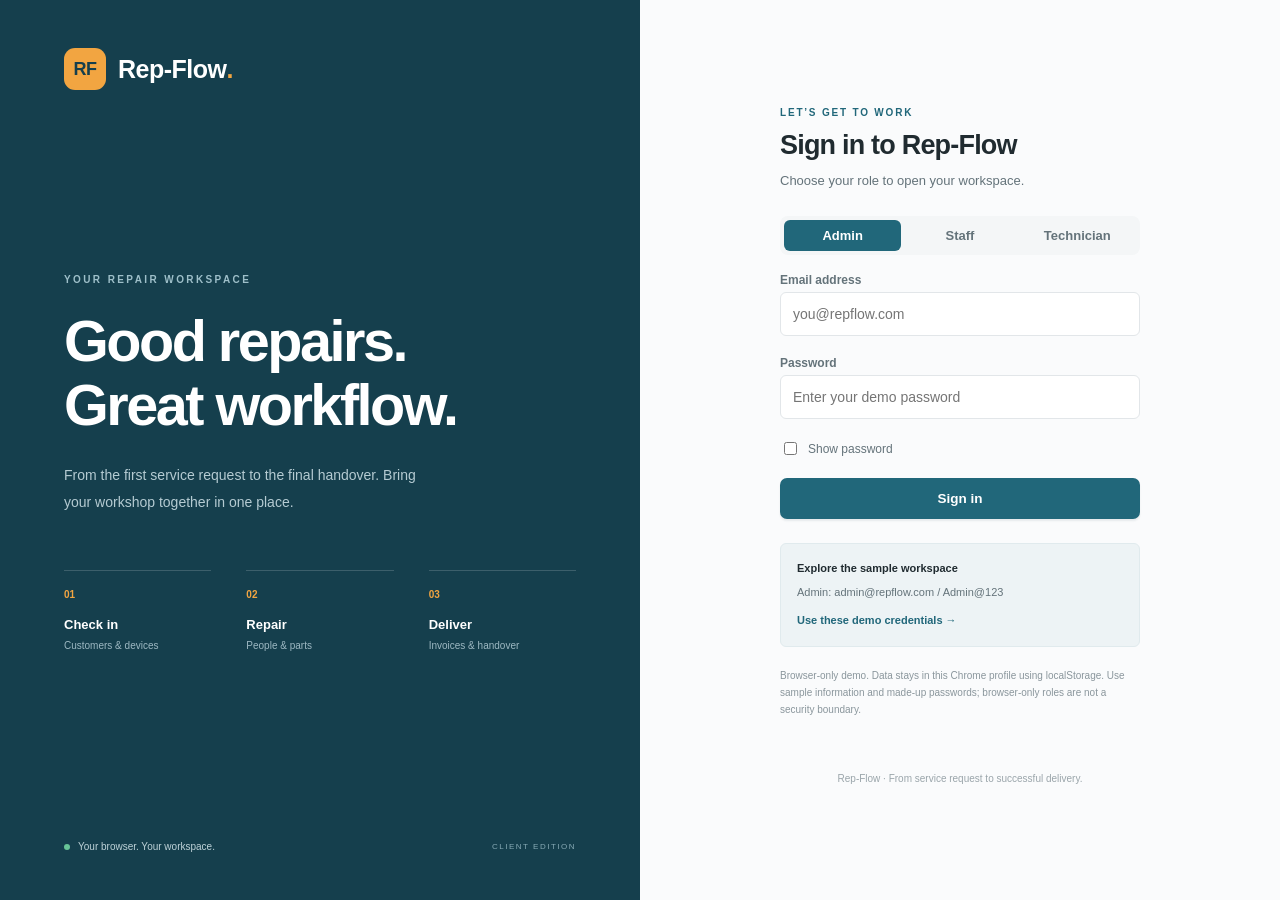
<file: index.html>
<!DOCTYPE html>
<html lang="en">
<head>
<meta charset="UTF-8">
<meta name="viewport" content="width=device-width, initial-scale=1">
<meta name="theme-color" content="#164a5c">
<meta name="description" content="Rep-Flow browser-local repair workshop management: tickets, inventory, customers and billing.">
<title>Rep-Flow — Sign in</title>
<link rel="icon" href="assets/favicon.svg" type="image/svg+xml">
<link rel="stylesheet" href="css/style.css">
</head>
<body>
<main class="login-layout">
  <section class="login-story" aria-label="About Rep-Flow">
    <a class="login-logo" href="index.html"><span class="logo-mark">RF</span> Rep-Flow<span class="brand-dot">.</span></a>
    <div class="login-pitch"><div class="eyebrow">YOUR REPAIR WORKSPACE</div><h1>Good repairs.<br>Great workflow.</h1><p>From the first service request to the final handover. Bring your workshop together in one place.</p>
    <div class="login-journey"><div><span>01</span><b>Check in</b><p>Customers & devices</p></div><div><span>02</span><b>Repair</b><p>People & parts</p></div><div><span>03</span><b>Deliver</b><p>Invoices & handover</p></div></div></div>
    <div class="login-bottom"><span class="local-indicator"><i></i> Your browser. Your workspace.</span><span>CLIENT EDITION</span></div>
  </section>
  <section class="login-panel"><div class="auth-card"><div class="auth-brand"><div class="eyebrow">LET’S GET TO WORK</div><h2>Sign in to Rep-Flow</h2><p class="muted">Choose your role to open your workspace.</p></div>
    <div class="role-tabs" id="roleTabs" aria-label="Account role"><button type="button" data-role="admin" class="active" aria-pressed="true">Admin</button><button type="button" data-role="staff" aria-pressed="false">Staff</button><button type="button" data-role="technician" aria-pressed="false">Technician</button></div>
    <div class="auth-error" id="loginError" role="alert"></div>
    <form id="loginForm"><div class="field"><label for="email">Email address</label><input type="email" id="email" name="email" required autocomplete="username" placeholder="you@repflow.com"></div><div class="field"><label for="password">Password</label><input type="password" id="password" name="password" required autocomplete="current-password" placeholder="Enter your demo password"></div><label class="show-password"><input id="showPassword" type="checkbox"> Show password</label><button type="submit" class="btn btn-primary btn-block" id="loginBtn" disabled>Preparing workspace…</button></form>
    <div class="demo-hint"><b>Explore the sample workspace</b><div id="demoHint">Admin: admin@repflow.com / Admin@123</div><button type="button" class="text-link" id="fillDemo">Use these demo credentials →</button></div>
    <p class="auth-footnote">Browser-only demo. Data stays in this Chrome profile using localStorage. Use sample information and made-up passwords; browser-only roles are not a security boundary.</p><noscript><p>Enable JavaScript to use Rep-Flow.</p></noscript>
  </div><p class="login-credit">Rep-Flow · From service request to successful delivery.</p></section>
</main>
<script src="js/storage.js" defer></script>
<script src="js/utils.js" defer></script>
<script src="js/auth.js" defer></script>
<script src="js/seed.js" defer></script>
<script src="js/login.js" defer></script>
</body>
</html>
</file>
<file: css/style.css>
:root {
  --brand: #1e5f74;
  --brand-dark: #164a5c;
  --brand-light: #e8f2f4;
  --accent: #f2a541;
  --bg: #f5f7f8;
  --surface: #ffffff;
  --border: #e2e6e9;
  --text: #202b30;
  --text-muted: #64737a;
  --success: #2e8b57;
  --success-bg: #e6f4ea;
  --warning: #b8860b;
  --warning-bg: #fdf3dc;
  --danger: #c0392b;
  --danger-bg: #fbe9e7;
  --info: #2d6ca2;
  --info-bg: #e5f0fa;
  --radius: 10px;
  --radius-sm: 6px;
  --shadow: 0 1px 3px rgba(20, 30, 35, 0.08), 0 1px 2px rgba(20, 30, 35, 0.06);
  --shadow-md: 0 4px 14px rgba(20, 30, 35, 0.10);
  --sidebar-w: 230px;
}

* { box-sizing: border-box; }

html, body {
  margin: 0; padding: 0;
  font-family: 'Segoe UI', Roboto, Inter, Arial, sans-serif;
  background: var(--bg);
  color: var(--text);
  font-size: 14.5px;
}

a { color: inherit; text-decoration: none; }
h1, h2, h3, h4 { margin: 0 0 6px 0; font-weight: 600; }
p { margin: 0 0 8px 0; }

/* ---------- Auth / Login page ---------- */
.auth-wrap {
  min-height: 100vh;
  display: flex;
  align-items: center;
  justify-content: center;
  background: linear-gradient(135deg, var(--brand-dark), var(--brand) 60%, #2c7a92);
  padding: 20px;
}
.auth-card {
  background: var(--surface);
  border-radius: 14px;
  width: 100%;
  max-width: 380px;
  padding: 36px 32px 28px;
  box-shadow: var(--shadow-md);
}
.auth-brand { text-align: center; margin-bottom: 22px; }
.auth-brand .logo-mark {
  width: 54px; height: 54px; margin: 0 auto 10px;
  background: var(--brand);
  border-radius: 14px;
  display: flex; align-items: center; justify-content: center;
  color: #fff; font-weight: 700; font-size: 22px;
}
.auth-brand h1 { font-size: 22px; color: var(--brand-dark); letter-spacing: 0.3px; }
.auth-brand .tagline { color: var(--text-muted); font-size: 12.5px; }
.role-tabs {
  display: flex; background: var(--bg); border-radius: 8px; padding: 4px; margin-bottom: 18px;
}
.role-tabs button {
  flex: 1; border: none; background: transparent; padding: 8px 4px; border-radius: 6px;
  font-size: 13px; font-weight: 600; color: var(--text-muted); cursor: pointer;
}
.role-tabs button.active { background: var(--brand); color: #fff; }
.field { margin-bottom: 14px; }
.field label { display: block; font-size: 12.5px; font-weight: 600; margin-bottom: 5px; color: var(--text-muted); }
.field input, .field select, .field textarea {
  width: 100%; padding: 10px 12px; border: 1px solid var(--border); border-radius: var(--radius-sm);
  font-size: 14px; background: #fff; color: var(--text);
}
.field input:focus, .field select:focus, .field textarea:focus {
  outline: none; border-color: var(--brand); box-shadow: 0 0 0 3px var(--brand-light);
}
.btn {
  display: inline-flex; align-items: center; justify-content: center; gap: 6px;
  border: none; border-radius: var(--radius-sm); padding: 10px 16px; font-size: 13.5px;
  font-weight: 600; cursor: pointer; transition: background .15s, transform .05s;
}
.btn:active { transform: translateY(1px); }
.btn-primary { background: var(--brand); color: #fff; }
.btn-primary:hover { background: var(--brand-dark); }
.btn-accent { background: var(--accent); color: #3a2a08; }
.btn-accent:hover { filter: brightness(0.95); }
.btn-outline { background: #fff; color: var(--brand); border: 1px solid var(--brand); }
.btn-outline:hover { background: var(--brand-light); }
.btn-danger { background: var(--danger-bg); color: var(--danger); }
.btn-danger:hover { background: #f5d5cf; }
.btn-sm { padding: 6px 10px; font-size: 12.5px; }
.btn-block { width: 100%; }
.btn[disabled] { opacity: 0.55; cursor: not-allowed; }
.auth-error {
  background: var(--danger-bg); color: var(--danger); font-size: 12.5px;
  padding: 9px 11px; border-radius: var(--radius-sm); margin-bottom: 14px; display: none;
}
.demo-hint {
  margin-top: 16px; font-size: 11.5px; color: var(--text-muted);
  background: var(--bg); padding: 10px 12px; border-radius: var(--radius-sm); line-height: 1.6;
}
.demo-hint b { color: var(--text); }

/* ---------- App shell ---------- */
.app-shell { display: flex; min-height: 100vh; }
.sidebar {
  width: var(--sidebar-w); background: var(--brand-dark); color: #fff; flex-shrink: 0;
  display: flex; flex-direction: column; position: fixed; top: 0; bottom: 0; left: 0;
  transition: transform .2s ease; z-index: 40;
}
.sidebar .brand {
  display: flex; align-items: center; gap: 10px; padding: 18px 18px 14px;
  border-bottom: 1px solid rgba(255,255,255,0.12);
}
.sidebar .brand .logo-mark {
  width: 34px; height: 34px; background: var(--accent); border-radius: 8px;
  display: flex; align-items: center; justify-content: center; font-weight: 800; color: #3a2a08; font-size: 15px;
}
.sidebar .brand-text { line-height: 1.15; }
.sidebar .brand-text b { font-size: 15.5px; }
.sidebar .brand-text span { font-size: 10.5px; color: rgba(255,255,255,0.6); display: block; }
.nav-list { list-style: none; margin: 10px 0; padding: 0 10px; flex: 1; overflow-y: auto; }
.nav-list li { margin-bottom: 2px; }
.nav-list a {
  display: flex; align-items: center; gap: 10px; padding: 10px 12px; border-radius: 8px;
  font-size: 13.5px; color: rgba(255,255,255,0.82); font-weight: 500;
}
.nav-list a:hover { background: rgba(255,255,255,0.08); color: #fff; }
.nav-list a.active { background: var(--accent); color: #3a2a08; font-weight: 700; }
.nav-list .nav-icon { width: 18px; text-align: center; font-size: 14.5px; }
.sidebar-footer { padding: 12px; border-top: 1px solid rgba(255,255,255,0.12); }
.user-chip { display: flex; align-items: center; gap: 9px; padding: 8px; border-radius: 8px; background: rgba(255,255,255,0.06); margin-bottom: 8px; }
.user-chip .avatar {
  width: 30px; height: 30px; border-radius: 50%; background: var(--accent); color: #3a2a08;
  display: flex; align-items: center; justify-content: center; font-weight: 700; font-size: 12.5px; flex-shrink: 0;
}
.user-chip .who { line-height: 1.2; overflow: hidden; }
.user-chip .who b { font-size: 12.5px; display: block; white-space: nowrap; overflow: hidden; text-overflow: ellipsis; }
.user-chip .who span { font-size: 10.5px; color: rgba(255,255,255,0.6); text-transform: capitalize; }

.main-area { margin-left: var(--sidebar-w); flex: 1; min-width: 0; display: flex; flex-direction: column; }
.topbar {
  height: 58px; background: var(--surface); border-bottom: 1px solid var(--border);
  display: flex; align-items: center; justify-content: space-between; padding: 0 22px; position: sticky; top: 0; z-index: 20;
}
.topbar h2 { font-size: 17px; }
.topbar .top-right { display: flex; align-items: center; gap: 12px; }
.menu-toggle { display: none; background: none; border: none; font-size: 20px; cursor: pointer; color: var(--text); }
.page-body { padding: 22px; flex: 1; }

/* ---------- Cards / grids ---------- */
.stat-grid { display: grid; grid-template-columns: repeat(auto-fit, minmax(180px, 1fr)); gap: 14px; margin-bottom: 22px; }
.stat-card {
  background: var(--surface); border: 1px solid var(--border); border-radius: var(--radius);
  padding: 16px 18px; box-shadow: var(--shadow);
}
.stat-card .stat-label { font-size: 12px; color: var(--text-muted); font-weight: 600; text-transform: uppercase; letter-spacing: .4px; }
.stat-card .stat-value { font-size: 26px; font-weight: 700; margin-top: 4px; color: var(--brand-dark); }
.stat-card .stat-sub { font-size: 11.5px; color: var(--text-muted); margin-top: 2px; }
.stat-card.accent .stat-value { color: var(--accent); }
.stat-card.danger .stat-value { color: var(--danger); }
.stat-card.success .stat-value { color: var(--success); }

.card { background: var(--surface); border: 1px solid var(--border); border-radius: var(--radius); box-shadow: var(--shadow); }
.card-header {
  display: flex; align-items: center; justify-content: space-between; padding: 14px 18px; border-bottom: 1px solid var(--border);
}
.card-header h3 { font-size: 15px; }
.card-body { padding: 16px 18px; }
.two-col { display: grid; grid-template-columns: 1.4fr 1fr; gap: 16px; }

/* ---------- Technician workboard ---------- */
.workboard { display: flex; gap: 12px; overflow-x: auto; padding-bottom: 4px; }
.workboard-col {
  flex: 0 0 240px; background: var(--bg); border: 1px solid var(--border);
  border-radius: var(--radius); padding: 10px;
}
.workboard-col h4 {
  font-size: 12.5px; text-transform: uppercase; letter-spacing: .4px;
  color: var(--text-muted); display: flex; justify-content: space-between; align-items: center;
  margin-bottom: 10px;
}
.workboard-col h4 .count { background: var(--surface); border: 1px solid var(--border); border-radius: 999px; padding: 1px 8px; font-size: 11px; }
.workboard-card {
  background: var(--surface); border: 1px solid var(--border); border-radius: var(--radius-sm);
  padding: 10px 12px; margin-bottom: 8px; cursor: pointer; box-shadow: var(--shadow);
}
.workboard-card:hover { border-color: var(--brand); }
.workboard-card .wc-ticket { font-weight: 700; font-size: 13px; }
.workboard-card .wc-device { font-size: 12px; color: var(--text-muted); margin-top: 2px; }
.workboard-card .wc-due { font-size: 11px; margin-top: 6px; }
.workboard-empty { font-size: 12px; color: var(--text-muted); padding: 8px 0; }
.section-gap { margin-bottom: 18px; }

/* ---------- Tables ---------- */
.table-wrap { overflow-x: auto; }
table { width: 100%; border-collapse: collapse; font-size: 13.3px; }
thead th {
  text-align: left; font-size: 11.5px; text-transform: uppercase; letter-spacing: .3px;
  color: var(--text-muted); border-bottom: 2px solid var(--border); padding: 9px 12px; white-space: nowrap;
}
tbody td { padding: 10px 12px; border-bottom: 1px solid var(--border); vertical-align: middle; }
tbody tr:hover { background: var(--bg); }
tbody tr:last-child td { border-bottom: none; }
.table-actions { display: flex; gap: 6px; flex-wrap: wrap; }
.empty-row td { text-align: center; color: var(--text-muted); padding: 26px; }

/* ---------- Badges / pills ---------- */
.pill { display: inline-block; padding: 3px 10px; border-radius: 999px; font-size: 11px; font-weight: 700; white-space: nowrap; }
.pill-Received, .pill-Assigned, .pill-Pending { background: var(--warning-bg); color: var(--warning); }
.pill-Inspection, .pill-Diagnosis, .pill-Diagnosing, .pill-Testing { background: var(--info-bg); color: var(--info); }
.pill-Waiting-for-Approval, .pill-Waiting-for-Parts { background: #fdf3dc; color: #b8860b; }
.pill-Repairing, .pill-Repair-In-Progress { background: #fde9d8; color: #b6560f; }
.pill-Ready, .pill-Repair-Completed, .pill-Ready-for-Delivery, .pill-Partial { background: #eef1c9; color: #6b7d0a; }
.pill-Delivered, .pill-Paid, .pill-Active { background: var(--success-bg); color: var(--success); }
.pill-Cancelled, .pill-Inactive { background: var(--danger-bg); color: var(--danger); }
.pill-admin { background: #eee3fb; color: #6f2dbd; }
.pill-staff { background: var(--info-bg); color: var(--info); }
.pill-technician { background: #fde9d8; color: #b6560f; }

/* ---------- Forms / toolbar ---------- */
.toolbar { display: flex; align-items: center; gap: 10px; flex-wrap: wrap; margin-bottom: 16px; }
.toolbar .search-box { position: relative; flex: 1; min-width: 200px; max-width: 320px; }
.toolbar input[type=text], .toolbar select { padding: 9px 12px; border: 1px solid var(--border); border-radius: var(--radius-sm); font-size: 13.5px; width: 100%; background: #fff; }
.spacer { flex: 1; }
.form-grid { display: grid; grid-template-columns: 1fr 1fr; gap: 12px 14px; }
.form-grid .full { grid-column: 1 / -1; }
.form-actions { display: flex; justify-content: flex-end; gap: 8px; margin-top: 16px; }

/* ---------- Modal ---------- */
.modal-overlay {
  position: fixed; inset: 0; background: rgba(20, 30, 35, 0.5); display: none;
  align-items: flex-start; justify-content: center; z-index: 100; padding: 40px 16px; overflow-y: auto;
}
.modal-overlay.open { display: flex; }
.modal-box {
  background: var(--surface); border-radius: 12px; width: 100%; max-width: 560px; box-shadow: var(--shadow-md);
  animation: pop .15s ease;
}
.modal-box.wide { max-width: 760px; }
@keyframes pop { from { transform: scale(.97); opacity: 0; } to { transform: scale(1); opacity: 1; } }
.modal-head { display: flex; align-items: center; justify-content: space-between; padding: 16px 20px; border-bottom: 1px solid var(--border); }
.modal-head h3 { font-size: 16px; }
.modal-close { background: none; border: none; font-size: 20px; cursor: pointer; color: var(--text-muted); line-height: 1; }
.modal-body { padding: 18px 20px; max-height: 68vh; overflow-y: auto; }
.modal-foot { padding: 14px 20px; border-top: 1px solid var(--border); display: flex; justify-content: flex-end; gap: 8px; }

/* ---------- Status timeline ---------- */
.timeline { list-style: none; margin: 0; padding: 0; }
.timeline li { display: flex; gap: 12px; padding-bottom: 16px; position: relative; }
.timeline li:not(:last-child)::before {
  content: ''; position: absolute; left: 7px; top: 20px; bottom: -4px; width: 2px; background: var(--border);
}
.timeline .dot { width: 16px; height: 16px; border-radius: 50%; background: var(--brand); flex-shrink: 0; margin-top: 2px; border: 3px solid var(--brand-light); }
.timeline .tcontent b { font-size: 13px; }
.timeline .tcontent .tmeta { font-size: 11.5px; color: var(--text-muted); }
.timeline .tcontent .tnote { font-size: 12.5px; color: var(--text-muted); margin-top: 2px; }

/* ---------- Misc ---------- */
.muted { color: var(--text-muted); }
.text-right { text-align: right; }
.mt-0 { margin-top: 0; }
.toast-wrap { position: fixed; top: 18px; right: 18px; z-index: 200; display: flex; flex-direction: column; gap: 8px; }
.toast {
  background: var(--text); color: #fff; padding: 11px 16px; border-radius: 8px; font-size: 13px;
  box-shadow: var(--shadow-md); min-width: 220px; animation: slidein .18s ease;
}
.toast.success { background: var(--success); }
.toast.error { background: var(--danger); }
@keyframes slidein { from { transform: translateX(20px); opacity: 0; } to { transform: translateX(0); opacity: 1; } }
.loading-state, .empty-state { text-align: center; padding: 40px 20px; color: var(--text-muted); font-size: 13.5px; }
.low-stock-badge { background: var(--danger-bg); color: var(--danger); font-size: 11px; font-weight: 700; padding: 2px 8px; border-radius: 999px; }
.quick-actions { display: flex; gap: 10px; flex-wrap: wrap; }
.confirm-text { font-size: 13.5px; margin-bottom: 4px; }

/* Printable invoice */
.invoice-sheet { background: #fff; max-width: 720px; margin: 0 auto; padding: 30px; }
.invoice-head { display: flex; justify-content: space-between; align-items: flex-start; border-bottom: 3px solid var(--brand); padding-bottom: 14px; margin-bottom: 18px; }
.invoice-head .brand-block b { font-size: 20px; color: var(--brand-dark); }
.invoice-head .brand-block .tagline { font-size: 11px; color: var(--text-muted); }
.invoice-meta { text-align: right; font-size: 12.5px; }
.invoice-table { width: 100%; border-collapse: collapse; margin: 16px 0; }
.invoice-table th, .invoice-table td { border: 1px solid var(--border); padding: 8px 10px; font-size: 13px; text-align: left; }
.invoice-totals { width: 260px; margin-left: auto; font-size: 13.5px; }
.invoice-totals div { display: flex; justify-content: space-between; padding: 4px 0; }
.invoice-totals .grand { font-weight: 700; font-size: 15px; border-top: 2px solid var(--text); margin-top: 4px; padding-top: 8px; }

@media (max-width: 900px) {
  .two-col { grid-template-columns: 1fr; }
  .form-grid { grid-template-columns: 1fr; }
}
@media (max-width: 780px) {
  .sidebar { transform: translateX(-100%); }
  .sidebar.open { transform: translateX(0); }
  .main-area { margin-left: 0; }
  .menu-toggle { display: block; }
}
@media print {
  .sidebar, .topbar, .no-print { display: none !important; }
  .main-area { margin-left: 0 !important; }
  body { background: #fff; }
}

/* ---------- Topbar: global search + notifications ---------- */
.global-search { position: relative; max-width: 380px; flex: 1; }
.global-search input {
  width: 100%; padding: 8px 12px; border: 1px solid var(--border); border-radius: 8px; font-size: 13px;
}
.global-search-results {
  display: none; position: absolute; top: calc(100% + 4px); left: 0; right: 0;
  background: var(--surface); border: 1px solid var(--border); border-radius: 8px;
  box-shadow: var(--shadow-md); max-height: 360px; overflow-y: auto; z-index: 60;
}
.global-search-results.open { display: block; }
.search-group-title {
  font-size: 11px; text-transform: uppercase; letter-spacing: .4px; color: var(--text-muted);
  padding: 8px 12px 4px;
}
.search-result-item { display: block; padding: 7px 12px; font-size: 13px; color: var(--text); }
.search-result-item:hover { background: var(--brand-light); }

.notif-bell-wrap { position: relative; }
.notif-bell {
  position: relative; background: none; border: none; font-size: 17px; cursor: pointer;
  padding: 6px; border-radius: 8px; color: var(--text-muted);
}
.notif-bell:hover { background: var(--bg); }
.notif-dot { position: absolute; top: 4px; right: 4px; width: 8px; height: 8px; border-radius: 50%; background: var(--danger); }
.notif-dropdown {
  display: none; position: absolute; top: calc(100% + 6px); right: 0; width: 300px;
  background: var(--surface); border: 1px solid var(--border); border-radius: 10px;
  box-shadow: var(--shadow-md); z-index: 60; overflow: hidden;
}
.notif-dropdown.open { display: block; }
.notif-item { display: block; padding: 10px 14px; font-size: 12.5px; border-bottom: 1px solid var(--border); }
.notif-item:last-child { border-bottom: none; }
.notif-item:hover { background: var(--bg); }
.notif-item.notif-danger { border-left: 3px solid var(--danger); }
.notif-item.notif-warning { border-left: 3px solid var(--warning); }
.notif-item.notif-info { border-left: 3px solid var(--info); }
.notif-empty { padding: 16px; font-size: 12.5px; color: var(--text-muted); text-align: center; }

/* ---------- Tabs (ticket detail, etc.) ---------- */
.tab-bar { display: flex; gap: 2px; border-bottom: 1px solid var(--border); margin-bottom: 16px; overflow-x: auto; }
.tab-btn {
  background: none; border: none; padding: 9px 14px; font-size: 13px; font-weight: 600;
  color: var(--text-muted); cursor: pointer; border-bottom: 2px solid transparent; white-space: nowrap;
}
.tab-btn:hover { color: var(--text); }
.tab-btn.active { color: var(--brand); border-bottom-color: var(--brand); }
.tab-panel { display: none; }
.tab-panel.active { display: block; }

/* ---------- Checklist (accessories / handover) ---------- */
.checklist { display: flex; flex-wrap: wrap; gap: 8px 18px; }
.checklist label { display: flex; align-items: center; gap: 6px; font-size: 13px; cursor: pointer; }
.checklist input[type="checkbox"] { width: 16px; height: 16px; accent-color: var(--brand); }
.checklist-vertical { display: flex; flex-direction: column; gap: 10px; }
.checklist-vertical label { display: flex; align-items: center; gap: 8px; font-size: 13.5px; cursor: pointer; }
.checklist-vertical input[type="checkbox"] { width: 17px; height: 17px; accent-color: var(--brand); }

/* ---------- Photo gallery + lightbox ---------- */
.photo-section-label { font-size: 12px; text-transform: uppercase; letter-spacing: .4px; color: var(--text-muted); margin: 14px 0 8px; font-weight: 700; }
.photo-grid { display: grid; grid-template-columns: repeat(auto-fill, minmax(120px, 1fr)); gap: 10px; }
.photo-thumb { position: relative; border-radius: var(--radius-sm); overflow: hidden; border: 1px solid var(--border); aspect-ratio: 1; background: var(--bg); cursor: pointer; }
.photo-thumb img { width: 100%; height: 100%; object-fit: cover; display: block; }
.photo-thumb .photo-caption { position: absolute; bottom: 0; left: 0; right: 0; background: rgba(0,0,0,.55); color: #fff; font-size: 10.5px; padding: 3px 6px; }
.photo-thumb .photo-remove {
  position: absolute; top: 4px; right: 4px; background: rgba(0,0,0,.6); color: #fff; border: none;
  width: 20px; height: 20px; border-radius: 50%; font-size: 13px; line-height: 1; cursor: pointer;
}
.photo-upload-box {
  border: 2px dashed var(--border); border-radius: var(--radius-sm); padding: 14px;
  text-align: center; color: var(--text-muted); font-size: 12.5px;
}
.photo-upload-box input[type="file"] { margin-top: 8px; font-size: 12px; }
.lightbox-overlay {
  display: none; position: fixed; inset: 0; background: rgba(15,20,22,.85); z-index: 300;
  align-items: center; justify-content: center; padding: 30px;
}
.lightbox-overlay.open { display: flex; }
.lightbox-overlay img { max-width: 100%; max-height: 85vh; border-radius: 8px; }
.lightbox-close { position: absolute; top: 20px; right: 24px; background: none; border: none; color: #fff; font-size: 30px; cursor: pointer; }
.lightbox-caption { position: absolute; bottom: 24px; left: 0; right: 0; text-align: center; color: #fff; font-size: 13px; }

/* ---------- Ticket wizard (new ticket modal) ---------- */
.wizard-steps { display: flex; gap: 8px; margin-bottom: 14px; font-size: 12px; color: var(--text-muted); }
.wizard-steps span.current { color: var(--brand); font-weight: 700; }
.customer-mode-toggle { display: flex; gap: 8px; margin-bottom: 12px; }
.customer-mode-toggle button { flex: 1; padding: 8px; border: 1px solid var(--border); background: var(--bg); border-radius: 8px; cursor: pointer; font-size: 12.5px; font-weight: 600; }
.customer-mode-toggle button.active { background: var(--brand); color: #fff; border-color: var(--brand); }

/* ---------- Handover checklist progress ---------- */
.handover-progress { font-size: 12.5px; color: var(--text-muted); margin-bottom: 12px; }
.handover-progress b { color: var(--text); }

/* Completed client edition: shared interface, responsiveness and print isolation. */
:root{--sidebar-w:236px;--brand:#21677a;--brand-dark:#153f4d;--bg:#f4f6f7;--radius:12px}
[hidden]{display:none!important}button,input,select,textarea{font:inherit}button,a,input,select,textarea{touch-action:manipulation}button:focus-visible,a:focus-visible{outline:3px solid #f2a541;outline-offset:3px}button{font-family:inherit}a:hover.text-link{text-decoration:underline}.icon{width:19px;height:19px;flex-shrink:0;vertical-align:middle}.skip-link{position:fixed;top:-60px;left:250px;background:white;padding:10px;z-index:500}.skip-link:focus{top:8px}
.page-body{padding:32px;max-width:1640px;width:100%;margin:0 auto}.page-heading{display:flex;align-items:center;justify-content:space-between;gap:18px;margin-bottom:27px}.page-heading h1{font-size:29px;letter-spacing:-.8px;margin:7px 0 8px;font-weight:700}.page-heading p{color:var(--text-muted);line-height:1.6;margin:0}.eyebrow{font-size:10px;letter-spacing:1.8px;color:var(--brand);font-weight:750;line-height:1.5}.heading-actions{display:flex;gap:8px;flex-wrap:wrap;flex-shrink:0}.btn{min-height:36px;border-radius:7px}.btn-primary{box-shadow:0 2px 2px #163a4b16}.stat-grid{gap:18px;margin-bottom:26px}.stat-card{padding:22px;box-shadow:none}.stat-card .stat-label{font-size:10px;letter-spacing:1px}.stat-card .stat-value{font-size:32px;margin:9px 0 5px;letter-spacing:-1px}.stat-card .stat-sub{font-size:12px}.stat-card.accent .stat-value{color:#b07721}.card{box-shadow:none}.card-header{padding:18px 21px}.card-header h3{margin:0;font-weight:650}.card-body{padding:20px}.two-col{grid-template-columns:1.25fr 1fr;gap:22px}.section-gap{margin-bottom:24px}.tag-label{background:var(--success-bg);color:var(--success);font-size:9px;letter-spacing:1.5px;border-radius:4px;padding:4px 6px;font-weight:700}
.sidebar{background:#143e4b}.sidebar .brand{padding:27px 22px 25px;border-bottom:1px solid #ffffff14}.sidebar .brand-text b{font-size:21px;letter-spacing:-.6px}.sidebar .brand-text span{font-size:8px;letter-spacing:1.5px;margin-top:5px}.brand-dot{color:var(--accent)}.nav-caption{font-size:9px;letter-spacing:2px;color:#8facb6;padding:24px 25px 9px}.nav-list{margin-top:0;padding:0 12px}.nav-list a{padding:12px 13px;margin:2px 0;font-size:12px;gap:13px}.nav-list a.active{background:#f3b455;color:#21363c}.sidebar-footer{padding:15px}.user-chip{background:#ffffff07;padding:11px 8px;margin:8px 0}.user-chip .avatar{background:#2a6171;color:white;height:34px;width:34px}.user-chip .who b{font-size:12px}.local-indicator{font-size:10px;color:#bed2d8;display:flex;align-items:center;gap:8px;margin:5px 8px 15px}.local-indicator i{width:6px;height:6px;background:#67c497;border-radius:50%;display:inline-block}.logout-button{background:none;border:0;color:#ccdee3;display:flex;align-items:center;gap:10px;padding:9px;cursor:pointer;font-size:12px}.logout-button:hover{color:white}
.topbar{height:73px;padding:0 32px}.top-left{display:flex;align-items:center;gap:12px}.breadcrumb{font-size:12px;color:#879198;white-space:nowrap}.breadcrumb span{margin:0 12px;color:#b8c1c5}.breadcrumb b{font-weight:500;color:#3f515a}.topbar .top-right{gap:20px}.global-search{width:290px}.global-search>.icon{position:absolute;left:11px;top:10px;color:#87979c;width:16px;height:16px}.global-search input{background:#f5f7f8;border-color:transparent;padding:10px 10px 10px 35px;font-size:11px}.global-search-results{font-size:12px}.notif-bell{border:1px solid var(--border);background:white;height:36px;width:36px;display:flex;justify-content:center;align-items:center}.panel-label{padding:12px 14px;border-bottom:1px solid var(--border);font-weight:700;font-size:12px}.app-footer{display:flex;justify-content:space-between;padding:18px 32px;font-size:10px;color:#89979d;border-top:1px solid var(--border)}.overview-bottom{display:flex;align-items:center;justify-content:space-between;color:#89979d;font-size:11px;gap:10px}.overview-bottom .icon{height:13px;width:13px;margin-right:5px}.text-link{color:var(--brand);font-size:12px;font-weight:650;background:none;border:0;padding:0;cursor:pointer;display:inline-flex;gap:6px;align-items:center}.text-link .icon{width:14px;height:14px}
.pipeline{display:flex;flex-direction:column;gap:14px}.pipeline-row{display:grid;grid-template-columns:140px 1fr 22px;align-items:center;gap:12px;font-size:12px}.pipeline-track{background:#edf1f2;border-radius:4px;height:7px;overflow:hidden}.pipeline-track>div{background:#408897;border-radius:4px;height:100%;min-width:0}.pipeline-row b{text-align:right;font-weight:500}.person-row{display:flex;gap:12px;align-items:center;padding:10px 0 21px;margin-bottom:12px;border-bottom:1px solid #edf0f1}.person-row>div{flex:1;min-width:0}.person-row b{font-size:13px}.person-row .muted{display:block;font-size:11px;margin-top:5px}.avatar.pale{width:38px;height:38px;display:flex;align-items:center;justify-content:center;border-radius:50%;font-size:12px;font-weight:700;background:#e5eff2;color:var(--brand)}.job-count{font-size:23px!important;text-align:center}.job-count small{display:block;color:var(--text-muted);font-size:9px;font-weight:400;margin-top:2px}.info-note{background:#f2f6f7;border:1px solid #e3ecef;border-radius:8px;padding:13px 15px;line-height:1.6;font-size:12px;margin:15px 0;color:#536c76}.priority-row{display:block;border-bottom:1px solid var(--border);padding:12px 0}.priority-row>b{display:inline-block;margin-right:10px}.priority-row>span:last-child{display:block;font-size:12px;margin-top:5px;color:var(--text-muted)}
thead th{background:#fafbfc;padding:13px 20px;font-size:10px;font-weight:600;letter-spacing:.6px}tbody td{padding:16px 20px;font-size:12px}.record-link{font-weight:650;color:var(--brand);font-size:12px}.record-link:hover{text-decoration:underline}.cell-sub{display:block;margin-top:6px;font-size:11px;color:var(--text-muted);line-height:1.4}.table-actions .btn{font-size:11px;padding:6px 9px;min-height:30px}.table-wrap{max-width:100%}.toolbar{margin:0}.toolbar .search-box{max-width:370px}.toolbar input[type=search]{border:1px solid var(--border);width:100%;border-radius:7px;padding:10px 12px;font-size:13px}.toolbar select{width:auto;min-width:140px}.results-count{font-size:12px;color:var(--text-muted)}.list-tools{display:flex;justify-content:space-between;align-items:center;gap:12px;margin-top:16px}.segmented{display:flex;border:1px solid var(--border);border-radius:6px;padding:3px;background:var(--bg)}.segmented button{border:0;background:none;color:var(--text-muted);font-size:12px;padding:6px 14px;border-radius:4px;cursor:pointer}.segmented button.active{background:white;box-shadow:var(--shadow);color:var(--brand)}.workboard{padding:20px}.workboard-card{display:block;width:100%;text-align:left;color:var(--text)}.wc-ticket .pill{font-size:9px;float:right}.pill-New,.pill-Low{background:#edf1f5;color:#60717e}.pill-In-Progress{background:#fff0df;color:#a76719}.pill-Normal{background:#e5f0fa;color:#2d6ca2}.pill-High,.pill-Urgent{background:#fbe9e7;color:#b34036}.pill{font-size:10px;padding:5px 9px;font-weight:600}
.modal-box.wide{max-width:850px}.modal-body{max-height:72vh}.modal-box{margin:auto 0}.modal-head{padding:20px}.modal-head h3{margin:0}.modal-overlay{padding:25px 16px}.form-error{background:var(--danger-bg);color:var(--danger);padding:12px;border-radius:7px;margin-top:15px;font-size:13px}.form-grid{gap:2px 16px}.form-grid .field{min-width:0}.field label{font-size:12px}.field textarea{resize:vertical;line-height:1.6}.detail-grid{display:grid;grid-template-columns:1fr 1fr;gap:20px;margin:18px 0 24px}.detail-grid>div>span{display:block;font-size:11px;color:var(--text-muted);margin-bottom:7px}.detail-grid>div>b{font-size:13px}.detail-grid p{line-height:1.6;margin-top:7px;font-size:12px}.ticket-summary{display:flex;align-items:center;justify-content:space-between;gap:16px;margin-bottom:20px}.ticket-summary h2{font-size:23px;margin-top:7px}.ticket-summary>div>span{color:var(--text-muted);font-size:12px}.detail-actions{margin-bottom:20px}.detail-text{background:var(--bg);padding:15px;line-height:1.7;border-radius:7px;margin:10px 0 20px}.preline{white-space:pre-wrap;overflow-wrap:anywhere}.small-note{font-size:12px;line-height:1.7;margin:16px 0}.note-card{padding:15px;border:1px solid var(--border);border-radius:8px;margin:15px 0}.note-card p{line-height:1.7}.note-card span{font-size:11px}.photo-tile{display:flex;flex-direction:column;gap:6px}.photo-thumb{width:100%;padding:0}.photo-grid{grid-template-columns:repeat(auto-fill,minmax(150px,1fr));margin-top:15px}.full-photo{width:100%;height:auto;max-height:65vh;object-fit:contain}.checklist-vertical{margin-top:15px}.checklist-vertical label{line-height:1.5}.checklist-vertical input{flex-shrink:0}.report-filters{display:flex;align-items:flex-end;gap:15px;flex-wrap:wrap}.report-filters .field{margin:0}.invoice-preview{background:var(--bg);padding:15px 20px;border-radius:8px}.invoice-preview>div{display:flex;justify-content:space-between;margin:8px 0}.preview-total{padding-top:12px;border-top:1px solid var(--border);font-size:17px}.invoice-sheet{padding:25px 5px}.invoice-payment-details{margin-top:30px;font-size:12px;line-height:1.7;padding-top:15px;border-top:1px solid var(--border)}.invoice-thanks{margin-top:20px;font-size:12px;color:var(--text-muted)}.qr-preview{background:var(--bg);border:1px dashed var(--border);border-radius:8px;min-height:180px;display:flex;align-items:center;justify-content:center;padding:18px;color:var(--text-muted)}.qr-preview img{max-width:220px;max-height:240px}.qr-card{align-self:start}.storage-explainer{margin-top:24px}.storage-explainer p,.danger-zone p{line-height:1.7;color:var(--text-muted);margin:14px 0}.danger-zone{border-color:#f1d5d0}.danger-zone h3{color:var(--danger)}.startup-error{max-width:600px;margin:12vh auto;padding:30px;background:white;border:1px solid var(--border);border-radius:12px}.startup-error p{line-height:1.7;margin:20px 0}.toast-wrap{max-width:calc(100vw - 36px)}.toast{max-width:420px;line-height:1.5}
.login-layout{display:grid;grid-template-columns:1fr 1fr;min-height:100vh}.login-story{background:#153f4d;color:white;display:flex;flex-direction:column;justify-content:space-between;padding:48px 10%;overflow:hidden}.login-logo{display:flex;align-items:center;font-size:25px;font-weight:700;letter-spacing:-.5px;gap:12px}.login-logo>.brand-dot{margin-left:-12px}.login-logo .logo-mark{display:flex;justify-content:center;align-items:center;width:42px;height:42px;background:var(--accent);color:var(--brand-dark);font-size:18px;border-radius:11px}.login-pitch{padding:80px 0}.login-pitch>.eyebrow{color:#9ebfc9;letter-spacing:2.4px}.login-pitch h1{font-size:clamp(38px,4.5vw,67px);line-height:1.12;letter-spacing:-2.5px;margin:22px 0 24px}.login-pitch>p{color:#b5cbd2;line-height:1.9;max-width:370px;font-size:14px}.login-journey{display:flex;gap:35px;margin-top:55px}.login-journey>div{flex:1;border-top:1px solid #ffffff2b;padding-top:18px}.login-journey span{font-size:10px;color:var(--accent);font-weight:700;display:block;margin-bottom:16px}.login-journey b{font-size:13px}.login-journey p{font-size:10px;color:#9eb9c3;white-space:nowrap;margin-top:8px}.login-bottom{display:flex;align-items:center;justify-content:space-between;gap:10px}.login-bottom .local-indicator{margin:0;font-size:10px}.login-bottom>span:last-child{font-size:8px;color:#87aab5;letter-spacing:1.5px}.login-panel{background:#fafbfc;display:flex;align-items:center;justify-content:center;flex-direction:column;padding:50px 24px}.login-panel .auth-card{padding:0;max-width:360px;box-shadow:none;border-radius:0;background:transparent}.login-panel .auth-brand{text-align:left;margin-bottom:28px}.login-panel .auth-brand h2{font-size:27px;letter-spacing:-.8px;margin:10px 0 12px}.login-panel .auth-brand p{font-size:13px}.login-panel .field{margin-bottom:20px}.login-panel .field input{padding:13px 12px}.login-panel .btn-block{padding:13px;margin-top:20px}.show-password{display:flex;align-items:center;gap:8px;color:var(--text-muted);font-size:12px}.show-password input{accent-color:var(--brand)}.login-panel .demo-hint{margin-top:24px;padding:16px;background:#edf3f5;font-size:11px;border:1px solid #e0eaed}.demo-hint #demoHint{margin:6px 0;overflow-wrap:anywhere}.demo-hint .text-link{font-size:11px;margin-top:5px}.auth-footnote{font-size:10px;color:#8a969c;line-height:1.7;margin-top:20px}.login-credit{color:#9aa5aa;font-size:10px;line-height:1.6;text-align:center;margin-top:45px}
.sidebar-scrim{position:fixed;inset:0;background:#132f4260;border:0;z-index:35}#printArea{display:none}
@media(min-width:1600px){.login-story{padding:55px 12%}.login-panel .auth-card{max-width:390px}}
@media(max-width:1120px){.page-body{padding:24px}.topbar{padding:0 24px}.global-search{width:240px}.stat-grid{grid-template-columns:repeat(2,1fr)}.two-col{grid-template-columns:1fr}.login-journey{gap:16px}.login-story{padding:35px 9%}.login-bottom>span:last-child{display:none}}
@media(max-width:780px){.topbar{height:64px;padding:0 18px}.page-body{padding:22px 18px}.page-heading{align-items:flex-start;flex-wrap:wrap}.page-heading h1{font-size:26px}.global-search{width:210px}.breadcrumb{display:none}.menu-toggle{display:flex;align-items:center;padding:5px}.topbar .top-right{gap:12px;flex:1;justify-content:flex-end}.stat-card{padding:18px}.stat-card .stat-value{font-size:28px}.app-footer{padding:18px}.login-layout{grid-template-columns:1fr}.login-story{padding:24px;min-height:unset}.login-pitch{padding:28px 0 10px}.login-pitch h1{font-size:38px;margin:10px 0 16px}.login-pitch>p{font-size:12px;max-width:100%;margin:0}.login-pitch h1 br{display:none}.login-journey,.login-bottom{display:none}.login-pitch .eyebrow{font-size:9px}.login-panel{padding:40px 24px}.login-logo{font-size:22px}.login-logo .logo-mark{height:35px;width:35px;font-size:15px}.auth-footnote{font-size:11px}.login-credit{margin-top:25px}.photo-grid{grid-template-columns:repeat(2,1fr)}}
@media(max-width:480px){.stat-grid{gap:10px}.stat-card{padding:15px 12px}.stat-card .stat-value{font-size:24px;overflow-wrap:anywhere}.stat-card .stat-label{font-size:9px}.stat-card .stat-sub{font-size:10px;line-height:1.5}.page-heading p{font-size:12px}.heading-actions{width:100%}.pipeline-row{grid-template-columns:124px 1fr 18px;gap:8px}.card-body{padding:16px}.card-header{padding:16px}.card-header h3{font-size:14px}.global-search{width:min(230px,60vw)}.topbar .top-right{gap:8px}.detail-grid{gap:18px 12px}.ticket-summary{flex-direction:column;align-items:flex-start}.modal-overlay{padding:12px 8px}.modal-body{padding:16px;max-height:72vh}.modal-head{padding:16px}.modal-head h3{font-size:14px}.form-grid{grid-template-columns:1fr}.overview-bottom{flex-direction:column;align-items:flex-start}.app-footer{font-size:9px}.invoice-sheet{padding:15px 0}.invoice-head{gap:10px}.invoice-head .brand-block b{font-size:16px}.invoice-meta{font-size:10px}.invoice-totals{width:100%;max-width:270px}.toolbar .search-box{max-width:100%;width:100%}.toolbar select{flex:1}.toolbar .spacer{display:none}.report-filters{gap:12px}.report-filters .field{flex:1;min-width:120px}.login-pitch h1{font-size:32px}}
@media print{body>*{display:none!important}body>#printArea{display:block!important}#printArea .invoice-sheet{padding:15mm 7mm;max-width:100%}.invoice-table tr{break-inside:avoid}.invoice-totals{break-inside:avoid}.invoice-sheet{font-size:12px}body{background:white}.pill{border:1px solid #bbb}.invoice-thanks{margin-top:25px}@page{size:A4;margin:10mm}}

.invoice-qr{width:120px;height:120px;object-fit:contain;float:right;margin:0 0 10px 15px}.invoice-payment-details::after{content:"";display:block;clear:both}
</file>
